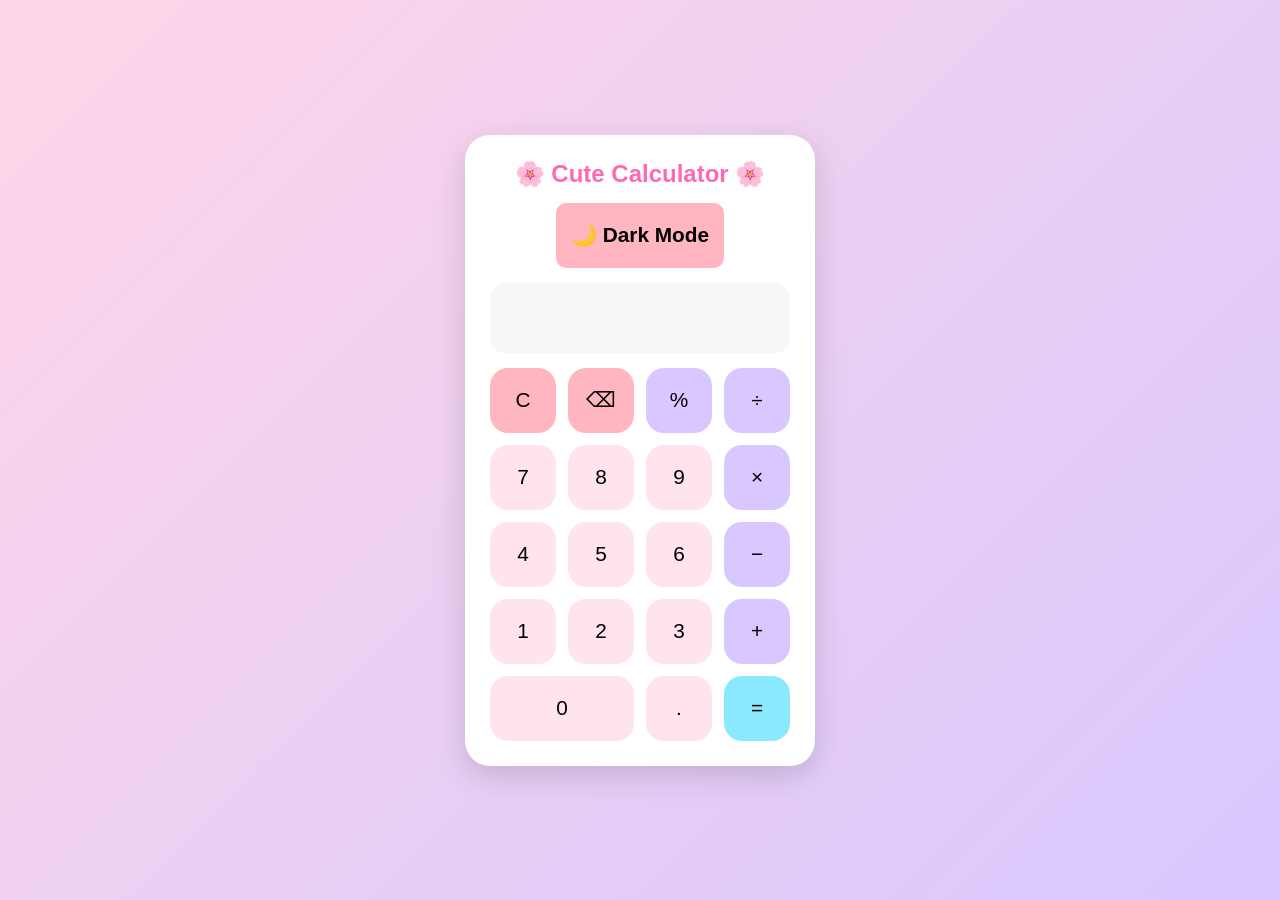
<file: Calculator/index.html>
<!DOCTYPE html>
<html lang="en">
<head>
    <meta charset="UTF-8">
    <meta name="viewport" content="width=device-width, initial-scale=1.0">
    <title>Cute Calculator</title>
    <link rel="stylesheet" href="style.css">
</head>
<body>

    <div class="calculator">
        <h2>🌸 Cute Calculator 🌸</h2>
        <button id="themeBtn">🌙 Dark Mode</button>

        <input type="text" id="display" readonly>

        <div class="buttons">
            <button onclick="clearDisplay()" class="special">C</button>
            <button onclick="deleteLast()" class="special">⌫</button>
            <button onclick="append('%')" class="operator">%</button>
            <button onclick="append('/')" class="operator">÷</button>

            <button onclick="append('7')">7</button>
            <button onclick="append('8')">8</button>
            <button onclick="append('9')">9</button>
            <button onclick="append('*')" class="operator">×</button>

            <button onclick="append('4')">4</button>
            <button onclick="append('5')">5</button>
            <button onclick="append('6')">6</button>
            <button onclick="append('-')" class="operator">−</button>

            <button onclick="append('1')">1</button>
            <button onclick="append('2')">2</button>
            <button onclick="append('3')">3</button>
            <button onclick="append('+')" class="operator">+</button>

            <button onclick="append('0')" class="zero">0</button>
            <button onclick="append('.')">.</button>
            <button onclick="calculate()" class="equal">=</button>
        </div>
    </div>

    <script src="script.js"></script>
<div class="hearts">
    <span>💖</span>
    <span>💕</span>
    <span>💗</span>
    <span>💓</span>
    <span>💞</span>
</div>
</body>
</html>
</file>
<file: Calculator/style.css>
*{
    margin:0;
    padding:0;
    box-sizing:border-box;
    font-family:'Poppins', sans-serif;
}

body{
    height:100vh;
    display:flex;
    justify-content:center;
    align-items:center;
    background:linear-gradient(135deg,#ffd6e7,#d8c8ff);
}

.calculator{
    background:white;
    padding:25px;
    border-radius:25px;
    box-shadow:0 10px 30px rgba(0,0,0,0.15);
    width:350px;
    text-align:center;
}

.calculator h2{
    color:#ff69b4;
    margin-bottom:15px;
}

#display{
    width:100%;
    height:70px;
    border:none;
    border-radius:15px;
    background:#f7f7f7;
    text-align:right;
    font-size:2rem;
    padding:10px;
    margin-bottom:15px;
    color:#444;
}

.buttons{
    display:grid;
    grid-template-columns:repeat(4,1fr);
    gap:12px;
}

button{
    height:65px;
    border:none;
    border-radius:18px;
    font-size:1.3rem;
    cursor:pointer;
    background:#ffe4f0;
    transition:0.3s;
}

button:hover{
    transform:translateY(-3px);
}

.operator{
    background:#d8c8ff;
}

.special{
    background:#ffb6c1;
}

.equal{
    background:#8be9fd;
}

.zero{
    grid-column:span 2;
}.hearts span{
    position:fixed;
    bottom:-50px;
    font-size:25px;
    animation:float 8s linear infinite;
    opacity:0.7;
}

.hearts span:nth-child(1){left:10%;}
.hearts span:nth-child(2){left:30%;animation-duration:10s;}
.hearts span:nth-child(3){left:50%;animation-duration:7s;}
.hearts span:nth-child(4){left:70%;animation-duration:11s;}
.hearts span:nth-child(5){left:90%;animation-duration:9s;}

@keyframes float{
    0%{
        transform:translateY(0);
        opacity:0;
    }
    50%{
        opacity:1;
    }
    100%{
        transform:translateY(-100vh);
        opacity:0;
    }
}
#themeBtn{
    margin-bottom:15px;
    padding:10px 15px;
    border:none;
    border-radius:10px;
    background:#ffb6c1;
    cursor:pointer;
    font-weight:bold;
}

.dark{
    background:linear-gradient(135deg,#1e1e2f,#2d2d44);
}

.dark .calculator{
    background:#333;
}

.dark #display{
    background:#555;
    color:white;
}

.dark h2{
    color:#ff9de2;
}
</file>
